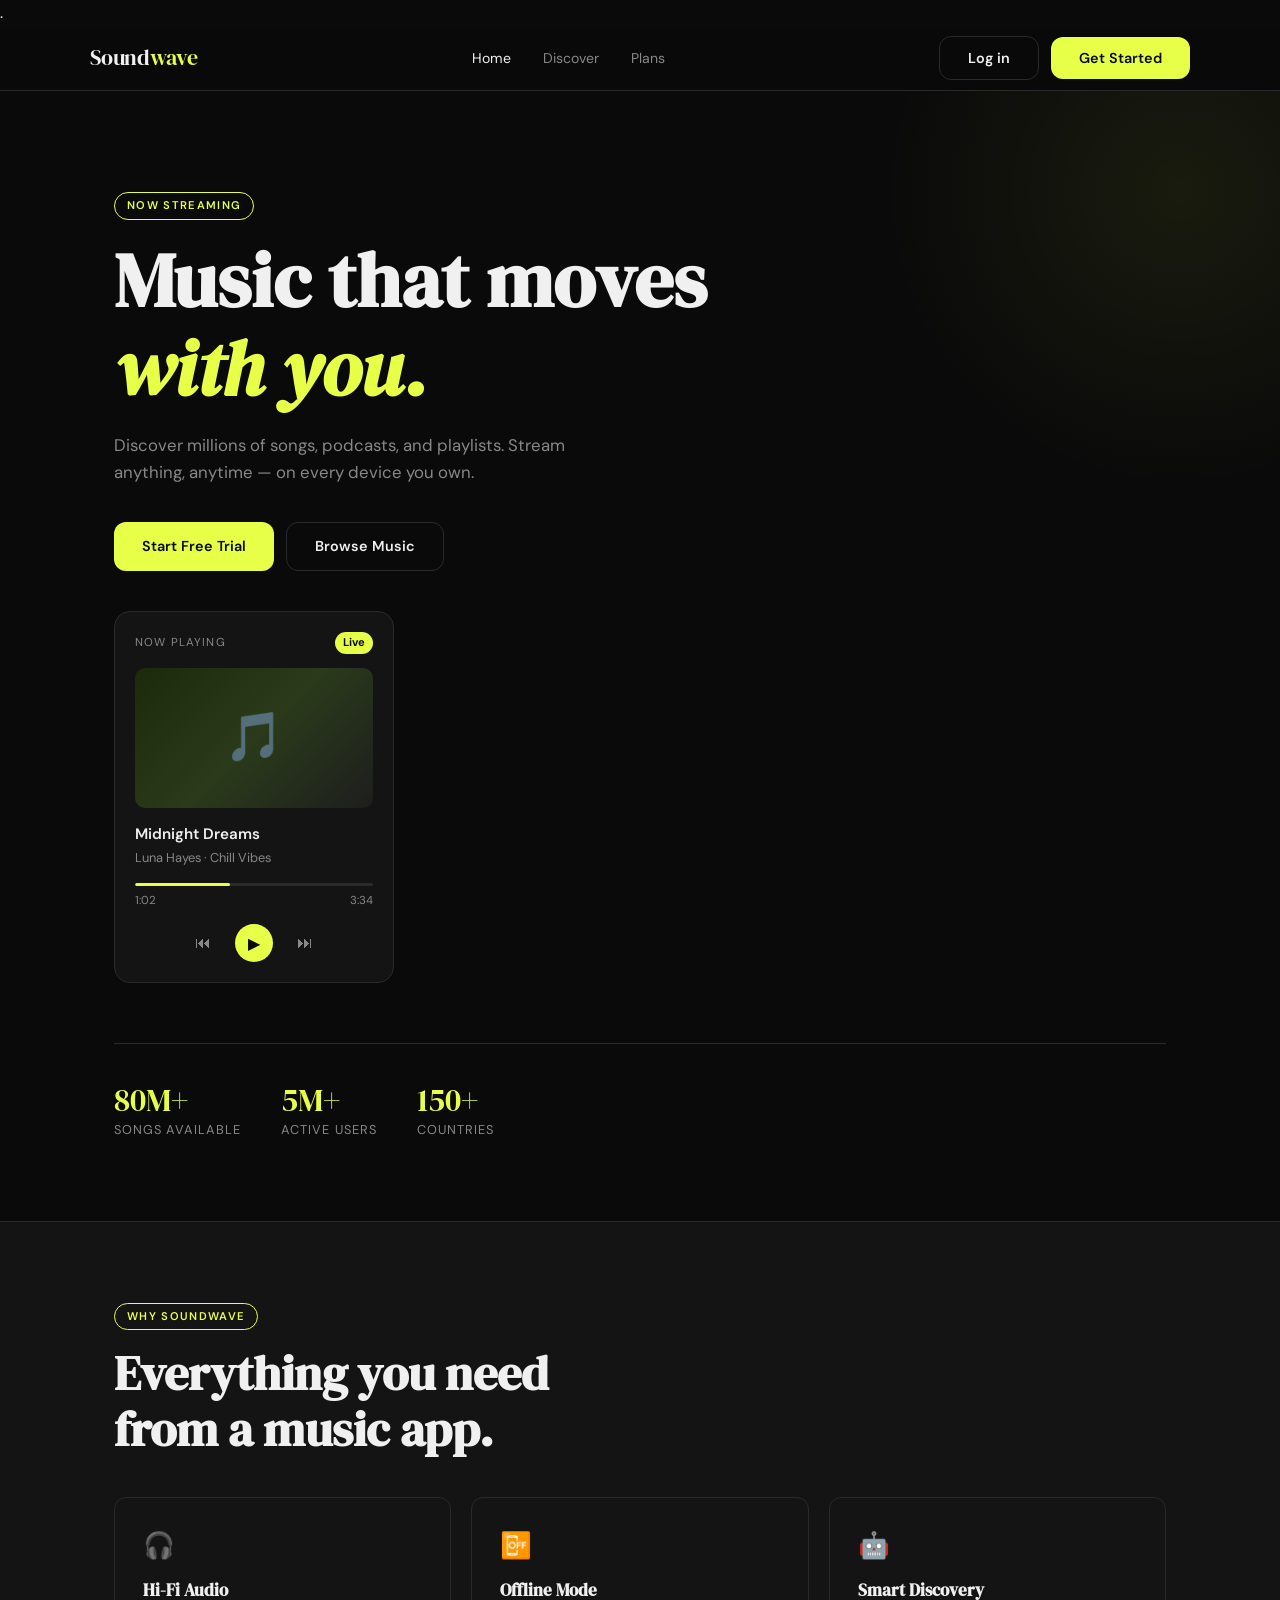
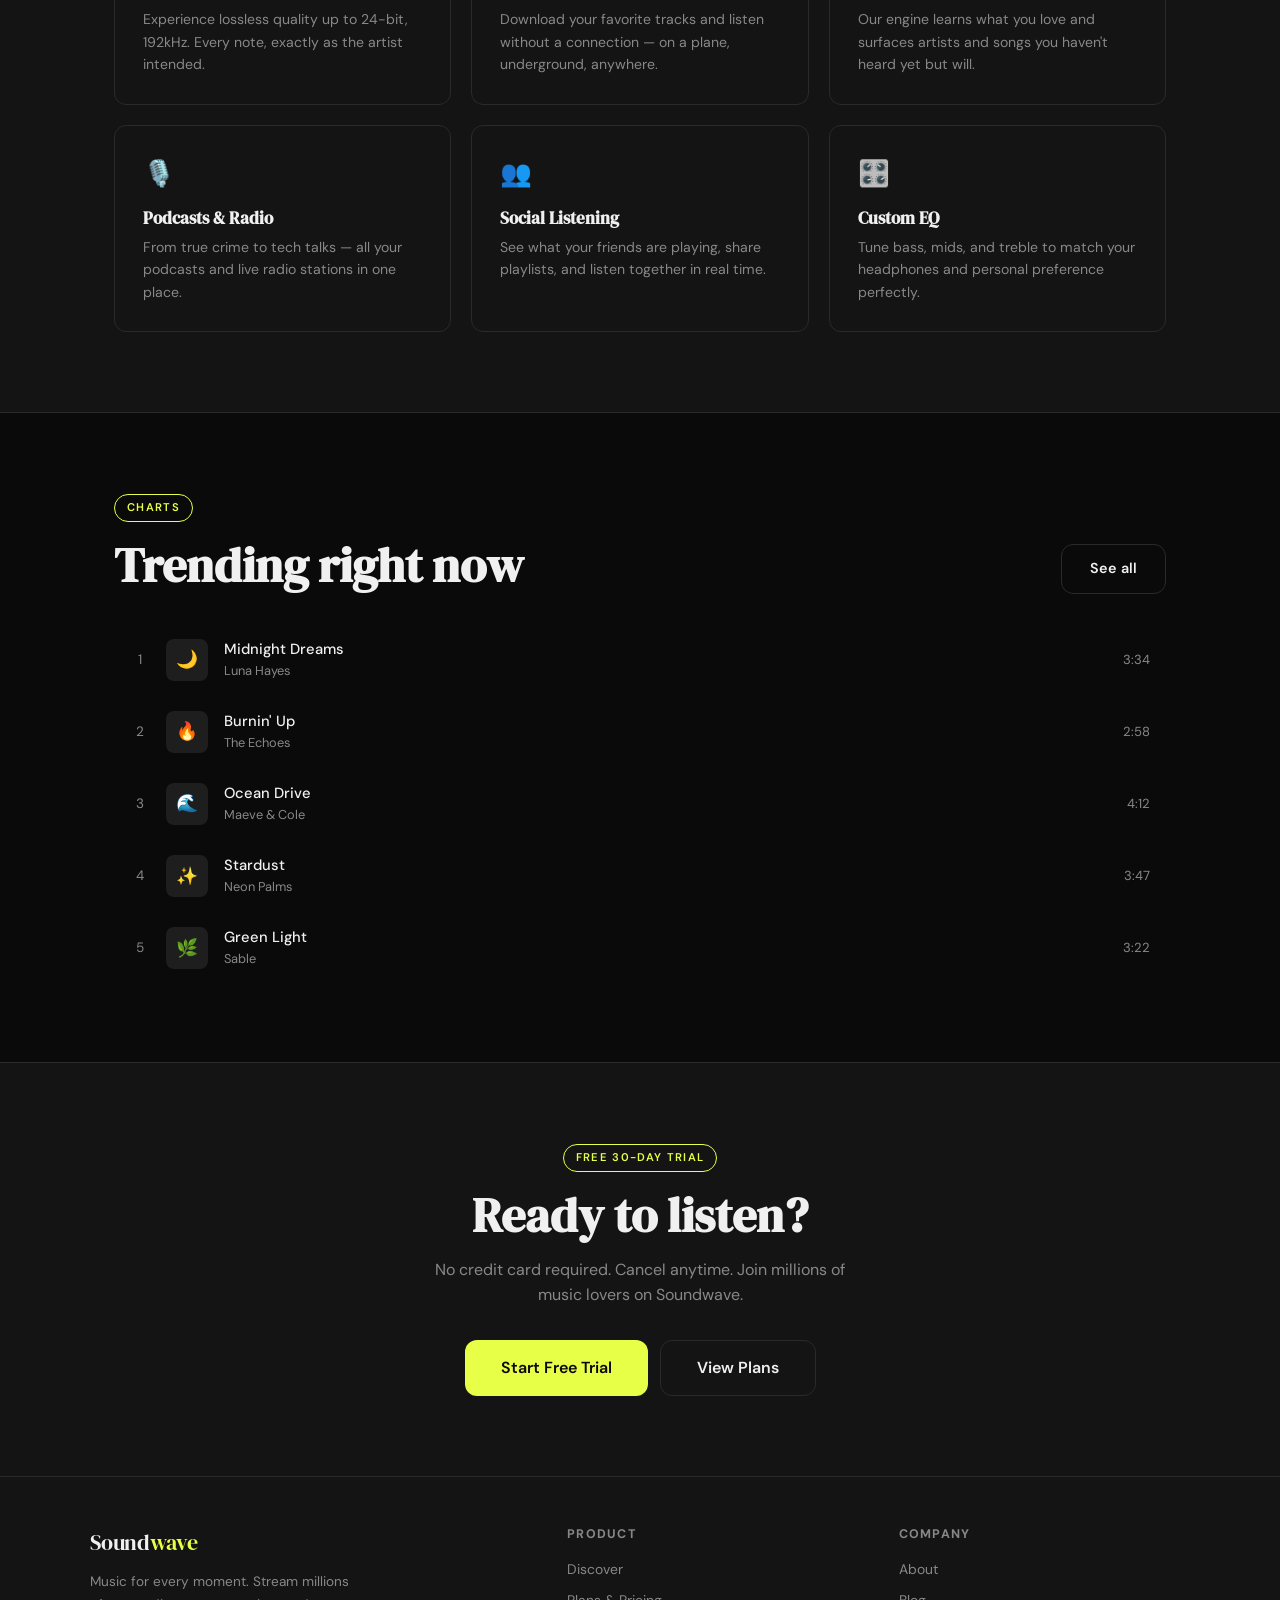
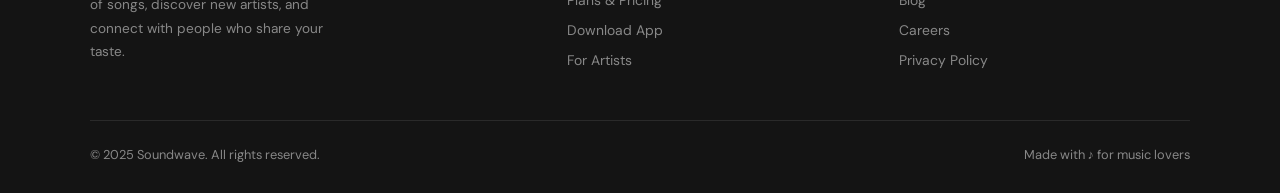
<file: index.html>
<!DOCTYPE html>
<html lang="en">
<head>
  <meta charset="UTF-8" />
  <meta name="viewport" content="width=device-width, initial-scale=1.0" />
  <title>Soundwave — Music for Every Moment</title>
  <link rel="preconnect" href="https://fonts.googleapis.com">
  <link rel="preconnect" href="https://fonts.gstatic.com" crossorigin>
  <link href="https://fonts.googleapis.com/css2?family=DM+Sans:ital,wght@0,400;0,500;0,600;0,700;1,400&family=DM+Serif+Display:ital@0;1&display=swap" rel="stylesheet">
  <link rel="stylesheet" href="css/style.css" />
</head>
<body>

  <!-- ===== NAVBAR ===== -->.  
  <nav class="navbar">
    <div class="nav-inner">
      <a href="index.html" class="nav-logo">Sound<span>wave</span></a>
      <ul class="nav-links">
        <li><a href="index.html" class="active">Home</a></li>
        <li><a href="pages/discover.html">Discover</a></li>
        <li><a href="pages/plans.html">Plans</a></li>
      </ul>
      <div class="nav-cta">
        <button class="btn btn-outline" data-open-modal>Log in</button>
        <button class="btn btn-primary" data-open-modal>Get Started</button>
      </div>
      <button class="hamburger" id="hamburger" aria-label="Menu">
        <span></span><span></span><span></span>
      </button>
    </div>
    <div class="mobile-menu" id="mobileMenu">
      <a href="index.html">Home</a>
      <a href="pages/discover.html">Discover</a>
      <a href="pages/plans.html">Plans</a>
      <button class="btn btn-primary" data-open-modal>Get Started</button>
    </div>
  </nav>

  <!-- ===== HERO ===== -->
  <main>
    <section class="hero">
      <div class="container">
        <div class="tag">Now Streaming</div>
        <h1>Music that moves<br><em>with you.</em></h1>
        <p>Discover millions of songs, podcasts, and playlists. Stream anything, anytime — on every device you own.</p>
        <div class="hero-actions">
          <button class="btn btn-primary" data-open-modal>Start Free Trial</button>
          <a href="pages/discover.html" class="btn btn-outline">Browse Music</a>
        </div>

        <!-- Now Playing Card -->
        <div class="now-playing">
          <div class="np-header">
            <span class="np-label">Now Playing</span>
            <span class="np-live">Live</span>
          </div>
          <div class="np-art">🎵</div>
          <div class="np-title">Midnight Dreams</div>
          <div class="np-artist">Luna Hayes · Chill Vibes</div>
          <div class="np-progress">
            <div class="progress-bar">
              <div class="progress-fill" id="progressFill"></div>
            </div>
            <div class="np-times">
              <span id="currentTime">1:02</span>
              <span>3:34</span>
            </div>
          </div>
          <div class="np-controls">
            <button class="ctrl-btn" title="Previous">⏮</button>
            <button class="ctrl-play" id="playBtn" title="Play/Pause">▶</button>
            <button class="ctrl-btn" title="Next">⏭</button>
          </div>
        </div>

        <!-- Stats -->
        <div class="hero-stats">
          <div>
            <div class="stat-num">80M+</div>
            <div class="stat-label">Songs Available</div>
          </div>
          <div>
            <div class="stat-num">5M+</div>
            <div class="stat-label">Active Users</div>
          </div>
          <div>
            <div class="stat-num">150+</div>
            <div class="stat-label">Countries</div>
          </div>
        </div>
      </div>
    </section>

    <!-- ===== FEATURES ===== -->
    <section class="section" style="background: var(--surface); border-top: 1px solid var(--border); border-bottom: 1px solid var(--border);">
      <div class="container">
        <div class="tag">Why Soundwave</div>
        <h2>Everything you need<br>from a music app.</h2>
        <div class="features-grid">
          <div class="feature-card">
            <div class="feature-icon">🎧</div>
            <h3>Hi-Fi Audio</h3>
            <p>Experience lossless quality up to 24-bit, 192kHz. Every note, exactly as the artist intended.</p>
          </div>
          <div class="feature-card">
            <div class="feature-icon">📴</div>
            <h3>Offline Mode</h3>
            <p>Download your favorite tracks and listen without a connection — on a plane, underground, anywhere.</p>
          </div>
          <div class="feature-card">
            <div class="feature-icon">🤖</div>
            <h3>Smart Discovery</h3>
            <p>Our engine learns what you love and surfaces artists and songs you haven't heard yet but will.</p>
          </div>
          <div class="feature-card">
            <div class="feature-icon">🎙️</div>
            <h3>Podcasts & Radio</h3>
            <p>From true crime to tech talks — all your podcasts and live radio stations in one place.</p>
          </div>
          <div class="feature-card">
            <div class="feature-icon">👥</div>
            <h3>Social Listening</h3>
            <p>See what your friends are playing, share playlists, and listen together in real time.</p>
          </div>
          <div class="feature-card">
            <div class="feature-icon">🎛️</div>
            <h3>Custom EQ</h3>
            <p>Tune bass, mids, and treble to match your headphones and personal preference perfectly.</p>
          </div>
        </div>
      </div>
    </section>

    <!-- ===== TRENDING TRACKS ===== -->
    <section class="section">
      <div class="container">
        <div class="section-header">
          <div>
            <div class="tag">Charts</div>
            <h2>Trending right now</h2>
          </div>
          <a href="pages/discover.html" class="btn btn-outline" style="height: fit-content;">See all</a>
        </div>

        <div class="tracks-list">
          <div class="track-item">
            <span class="track-num">1</span>
            <div class="track-art">🌙</div>
            <div class="track-info">
              <div class="track-name">Midnight Dreams</div>
              <div class="track-artist">Luna Hayes</div>
            </div>
            <span class="track-duration">3:34</span>
          </div>
          <div class="track-item">
            <span class="track-num">2</span>
            <div class="track-art">🔥</div>
            <div class="track-info">
              <div class="track-name">Burnin' Up</div>
              <div class="track-artist">The Echoes</div>
            </div>
            <span class="track-duration">2:58</span>
          </div>
          <div class="track-item">
            <span class="track-num">3</span>
            <div class="track-art">🌊</div>
            <div class="track-info">
              <div class="track-name">Ocean Drive</div>
              <div class="track-artist">Maeve &amp; Cole</div>
            </div>
            <span class="track-duration">4:12</span>
          </div>
          <div class="track-item">
            <span class="track-num">4</span>
            <div class="track-art">✨</div>
            <div class="track-info">
              <div class="track-name">Stardust</div>
              <div class="track-artist">Neon Palms</div>
            </div>
            <span class="track-duration">3:47</span>
          </div>
          <div class="track-item">
            <span class="track-num">5</span>
            <div class="track-art">🌿</div>
            <div class="track-info">
              <div class="track-name">Green Light</div>
              <div class="track-artist">Sable</div>
            </div>
            <span class="track-duration">3:22</span>
          </div>
        </div>
      </div>
    </section>

    <!-- ===== CTA ===== -->
    <section class="section" style="text-align: center; background: var(--surface); border-top: 1px solid var(--border);">
      <div class="container">
        <div class="tag">Free 30-Day Trial</div>
        <h2 style="margin-bottom: 14px;">Ready to listen?</h2>
        <p style="color: var(--text-muted); margin-bottom: 32px; max-width: 440px; margin-left: auto; margin-right: auto;">No credit card required. Cancel anytime. Join millions of music lovers on Soundwave.</p>
        <div style="display: flex; gap: 12px; justify-content: center; flex-wrap: wrap;">
          <button class="btn btn-primary" data-open-modal style="font-size: 1rem; padding: 14px 36px;">Start Free Trial</button>
          <a href="pages/plans.html" class="btn btn-outline" style="font-size: 1rem; padding: 14px 36px;">View Plans</a>
        </div>
      </div>
    </section>
  </main>

  <!-- ===== FOOTER ===== -->
  <footer>
    <div class="footer-inner">
      <div class="footer-brand">
        <div class="nav-logo">Sound<span style="color: var(--accent)">wave</span></div>
        <p>Music for every moment. Stream millions of songs, discover new artists, and connect with people who share your taste.</p>
      </div>
      <div class="footer-col">
        <h4>Product</h4>
        <a href="pages/discover.html">Discover</a>
        <a href="pages/plans.html">Plans &amp; Pricing</a>
        <a href="#">Download App</a>
        <a href="#">For Artists</a>
      </div>
      <div class="footer-col">
        <h4>Company</h4>
        <a href="#">About</a>
        <a href="#">Blog</a>
        <a href="#">Careers</a>
        <a href="#">Privacy Policy</a>
      </div>
    </div>
    <div class="footer-bottom">
      <span>© 2025 Soundwave. All rights reserved.</span>
      <span>Made with ♪ for music lovers</span>
    </div>
  </footer>

  <!-- ===== SIGNUP MODAL ===== -->
  <div class="modal-overlay" id="signupModal">
    <div class="modal">
      <button class="modal-close" data-close-modal>✕</button>
      <h2>Get started</h2>
      <p class="subtitle">Create your free account. No credit card needed.</p>
      <form class="modal-form" id="signupForm">
        <div>
          <label>Full name</label>
          <input type="text" placeholder="Your name" required />
        </div>
        <div>
          <label>Email address</label>
          <input type="email" placeholder="you@example.com" required />
        </div>
        <div>
          <label>Password</label>
          <input type="password" placeholder="Create a password" required />
        </div>
        <button type="submit" class="btn btn-primary">Create Free Account</button>
      </form>
      <p class="modal-divider" style="margin-top: 16px;">Already have an account? <a href="#" style="color: var(--accent);" onclick="document.getElementById('signupModal').classList.remove('open')">Log in</a></p>
    </div>
  </div>

  <script src="js/main.js"></script>
</body>
</html>
</file>
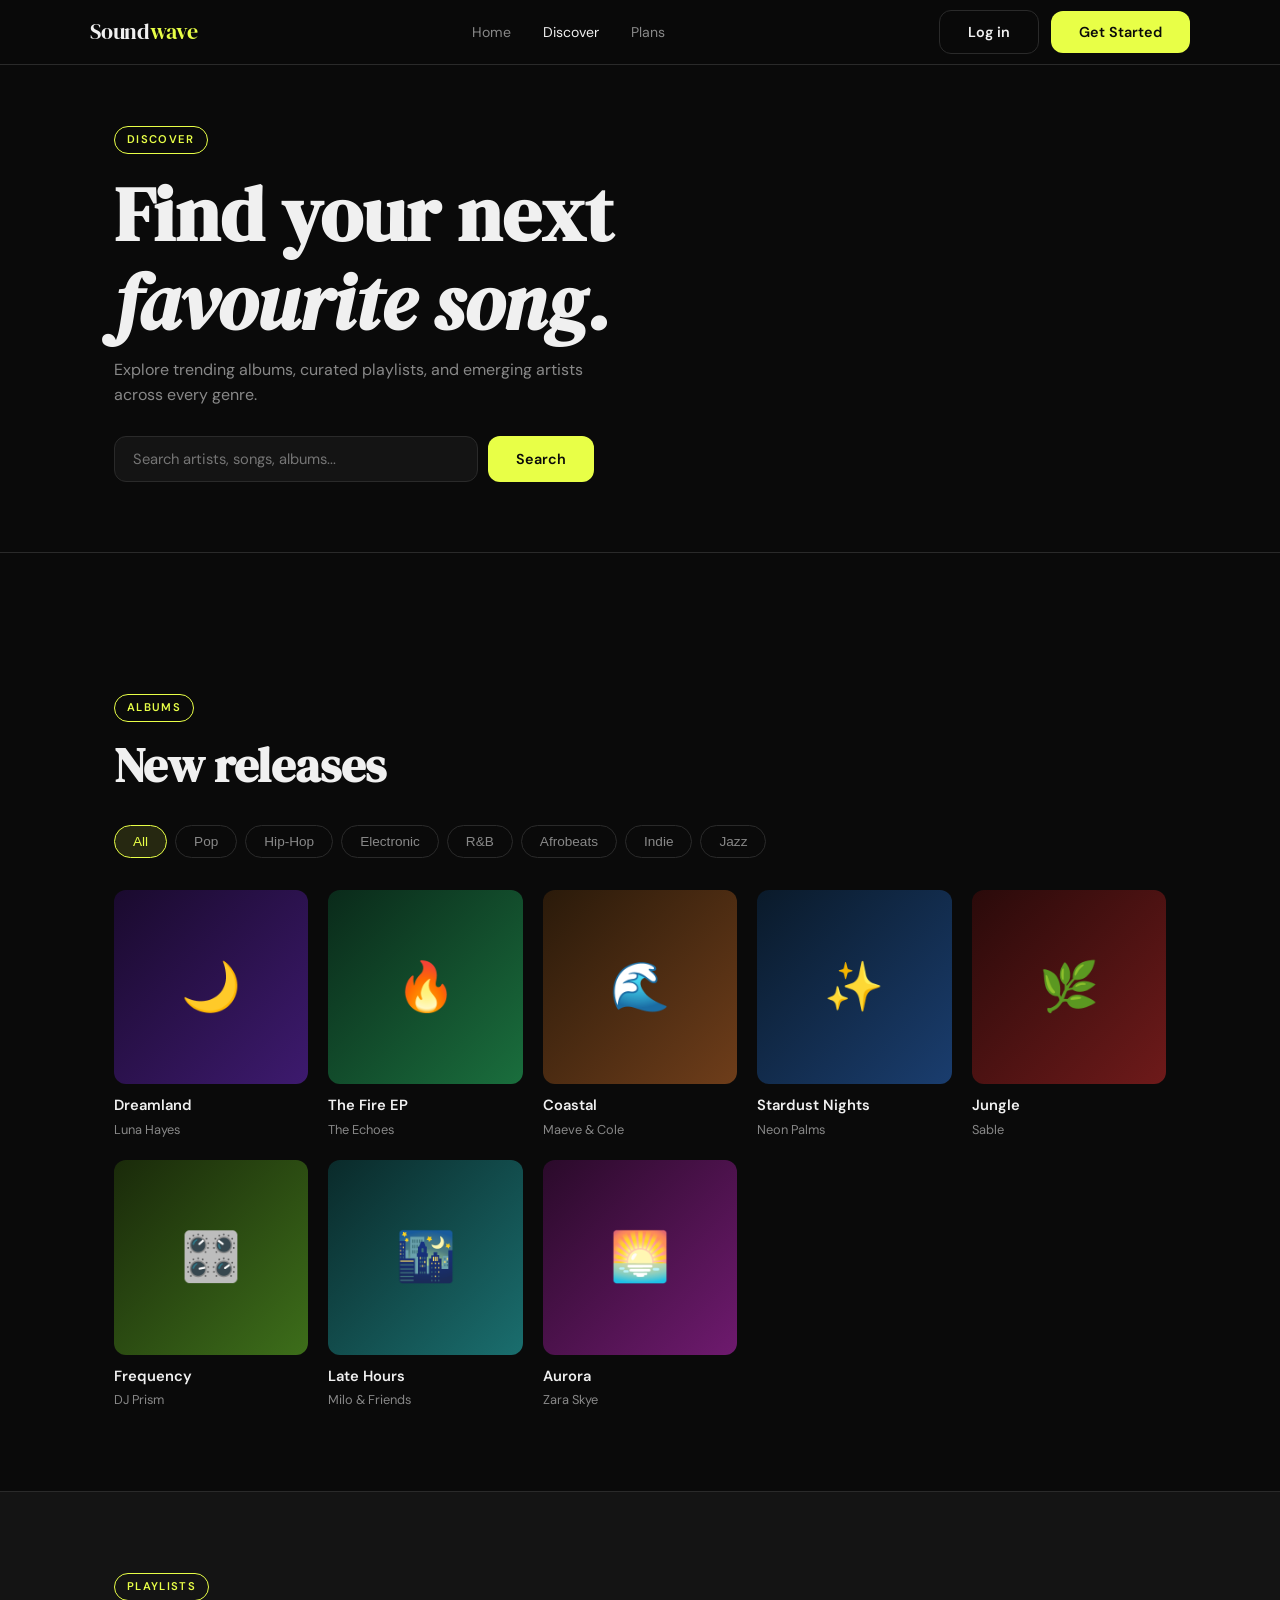
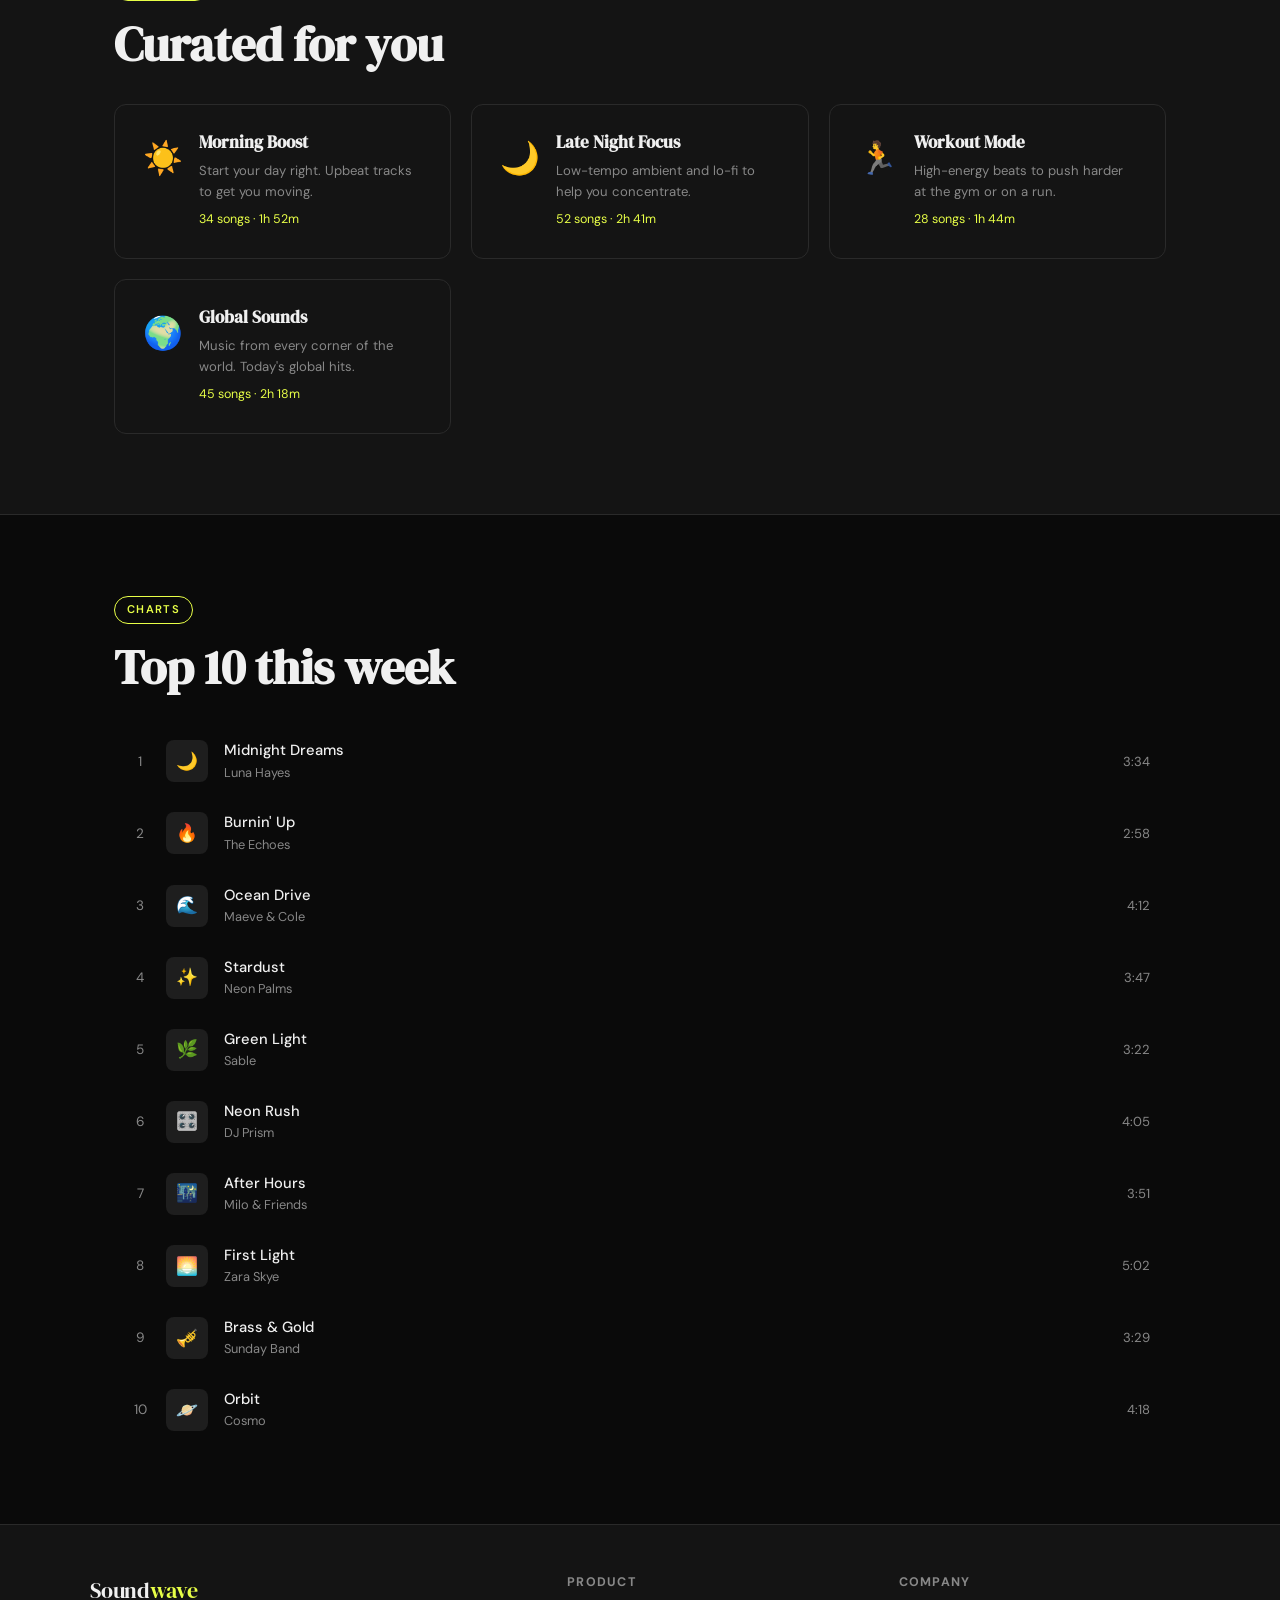
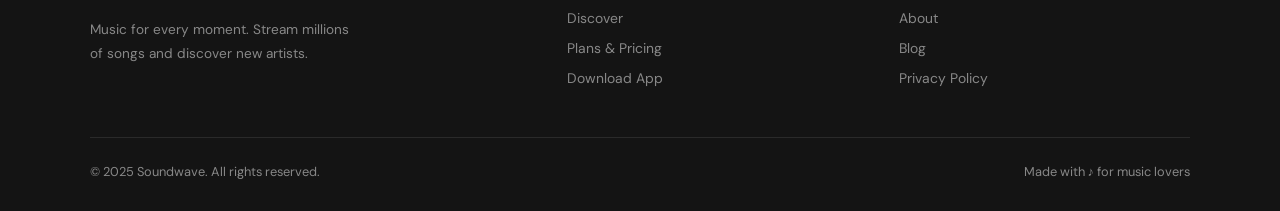
<file: pages/discover.html>
<!DOCTYPE html>
<html lang="en">
<head>
  <meta charset="UTF-8" />
  <meta name="viewport" content="width=device-width, initial-scale=1.0" />
  <title>Discover — Soundwave</title>
  <link rel="preconnect" href="https://fonts.googleapis.com">
  <link rel="preconnect" href="https://fonts.gstatic.com" crossorigin>
  <link href="https://fonts.googleapis.com/css2?family=DM+Sans:ital,wght@0,400;0,500;0,600;0,700;1,400&family=DM+Serif+Display:ital@0;1&display=swap" rel="stylesheet">
  <link rel="stylesheet" href="../css/style.css" />
</head>
<body>

  <!-- ===== NAVBAR ===== -->
  <nav class="navbar">
    <div class="nav-inner">
      <a href="../index.html" class="nav-logo">Sound<span>wave</span></a>
      <ul class="nav-links">
        <li><a href="../index.html">Home</a></li>
        <li><a href="discover.html" class="active">Discover</a></li>
        <li><a href="plans.html">Plans</a></li>
      </ul>
      <div class="nav-cta">
        <button class="btn btn-outline" data-open-modal>Log in</button>
        <button class="btn btn-primary" data-open-modal>Get Started</button>
      </div>
      <button class="hamburger" id="hamburger" aria-label="Menu">
        <span></span><span></span><span></span>
      </button>
    </div>
    <div class="mobile-menu" id="mobileMenu">
      <a href="../index.html">Home</a>
      <a href="discover.html">Discover</a>
      <a href="plans.html">Plans</a>
      <button class="btn btn-primary" data-open-modal>Get Started</button>
    </div>
  </nav>

  <main>
    <!-- ===== PAGE HERO ===== -->
    <div class="page-hero">
      <div class="container">
        <div class="tag">Discover</div>
        <h1>Find your next<br><em>favourite song.</em></h1>
        <p>Explore trending albums, curated playlists, and emerging artists across every genre.</p>

        <!-- Search bar -->
        <div style="margin-top: 28px; display: flex; gap: 10px; max-width: 480px;">
          <input
            type="text"
            id="searchInput"
            placeholder="Search artists, songs, albums..."
            style="flex: 1; padding: 12px 18px; background: var(--surface); border: 1px solid var(--border); border-radius: var(--radius); color: var(--text); font-family: var(--font-body); font-size: 0.92rem; outline: none; transition: border-color 0.25s;"
            onfocus="this.style.borderColor='var(--accent)'"
            onblur="this.style.borderColor='var(--border)'"
          />
          <button class="btn btn-primary" onclick="handleSearch()">Search</button>
        </div>
        <p id="searchResult" style="margin-top: 10px; font-size: 0.85rem; color: var(--text-muted); min-height: 20px;"></p>
      </div>
    </div>

    <!-- ===== ALBUMS ===== -->
    <section class="section">
      <div class="container">
        <div class="section-header">
          <div>
            <div class="tag">Albums</div>
            <h2>New releases</h2>
          </div>
        </div>

        <!-- Genre tabs -->
        <div class="genre-tabs">
          <button class="genre-tab active">All</button>
          <button class="genre-tab">Pop</button>
          <button class="genre-tab">Hip-Hop</button>
          <button class="genre-tab">Electronic</button>
          <button class="genre-tab">R&amp;B</button>
          <button class="genre-tab">Afrobeats</button>
          <button class="genre-tab">Indie</button>
          <button class="genre-tab">Jazz</button>
        </div>

        <div class="album-grid">
          <div class="album-card" onclick="openAlbumModal('Dreamland', 'Luna Hayes', '🌙', 'Pop · 12 tracks · 2025')">
            <div class="album-art art-1">🌙</div>
            <div class="album-title">Dreamland</div>
            <div class="album-artist">Luna Hayes</div>
          </div>
          <div class="album-card" onclick="openAlbumModal('The Fire EP', 'The Echoes', '🔥', 'Rock · 6 tracks · 2025')">
            <div class="album-art art-2">🔥</div>
            <div class="album-title">The Fire EP</div>
            <div class="album-artist">The Echoes</div>
          </div>
          <div class="album-card" onclick="openAlbumModal('Coastal', 'Maeve & Cole', '🌊', 'Indie · 10 tracks · 2025')">
            <div class="album-art art-3">🌊</div>
            <div class="album-title">Coastal</div>
            <div class="album-artist">Maeve &amp; Cole</div>
          </div>
          <div class="album-card" onclick="openAlbumModal('Stardust Nights', 'Neon Palms', '✨', 'Electronic · 9 tracks · 2025')">
            <div class="album-art art-4">✨</div>
            <div class="album-title">Stardust Nights</div>
            <div class="album-artist">Neon Palms</div>
          </div>
          <div class="album-card" onclick="openAlbumModal('Jungle', 'Sable', '🌿', 'Afrobeats · 11 tracks · 2025')">
            <div class="album-art art-5">🌿</div>
            <div class="album-title">Jungle</div>
            <div class="album-artist">Sable</div>
          </div>
          <div class="album-card" onclick="openAlbumModal('Frequency', 'DJ Prism', '🎛️', 'Electronic · 8 tracks · 2025')">
            <div class="album-art art-6">🎛️</div>
            <div class="album-title">Frequency</div>
            <div class="album-artist">DJ Prism</div>
          </div>
          <div class="album-card" onclick="openAlbumModal('Late Hours', 'Milo & Friends', '🌃', 'R&B · 10 tracks · 2025')">
            <div class="album-art art-7">🌃</div>
            <div class="album-title">Late Hours</div>
            <div class="album-artist">Milo &amp; Friends</div>
          </div>
          <div class="album-card" onclick="openAlbumModal('Aurora', 'Zara Skye', '🌅', 'Jazz · 7 tracks · 2025')">
            <div class="album-art art-8">🌅</div>
            <div class="album-title">Aurora</div>
            <div class="album-artist">Zara Skye</div>
          </div>
        </div>
      </div>
    </section>

    <!-- ===== CURATED PLAYLISTS ===== -->
    <section class="section" style="background: var(--surface); border-top: 1px solid var(--border); border-bottom: 1px solid var(--border);">
      <div class="container">
        <div class="tag">Playlists</div>
        <h2>Curated for you</h2>

        <div class="features-grid" style="margin-top: 32px;">
          <div class="feature-card" style="display: flex; gap: 16px; align-items: flex-start;">
            <div style="font-size: 2rem; flex-shrink: 0;">☀️</div>
            <div>
              <h3>Morning Boost</h3>
              <p style="font-size: 0.82rem;">Start your day right. Upbeat tracks to get you moving.</p>
              <p style="font-size: 0.78rem; color: var(--accent); margin-top: 8px;">34 songs · 1h 52m</p>
            </div>
          </div>
          <div class="feature-card" style="display: flex; gap: 16px; align-items: flex-start;">
            <div style="font-size: 2rem; flex-shrink: 0;">🌙</div>
            <div>
              <h3>Late Night Focus</h3>
              <p style="font-size: 0.82rem;">Low-tempo ambient and lo-fi to help you concentrate.</p>
              <p style="font-size: 0.78rem; color: var(--accent); margin-top: 8px;">52 songs · 2h 41m</p>
            </div>
          </div>
          <div class="feature-card" style="display: flex; gap: 16px; align-items: flex-start;">
            <div style="font-size: 2rem; flex-shrink: 0;">🏃</div>
            <div>
              <h3>Workout Mode</h3>
              <p style="font-size: 0.82rem;">High-energy beats to push harder at the gym or on a run.</p>
              <p style="font-size: 0.78rem; color: var(--accent); margin-top: 8px;">28 songs · 1h 44m</p>
            </div>
          </div>
          <div class="feature-card" style="display: flex; gap: 16px; align-items: flex-start;">
            <div style="font-size: 2rem; flex-shrink: 0;">🌍</div>
            <div>
              <h3>Global Sounds</h3>
              <p style="font-size: 0.82rem;">Music from every corner of the world. Today's global hits.</p>
              <p style="font-size: 0.78rem; color: var(--accent); margin-top: 8px;">45 songs · 2h 18m</p>
            </div>
          </div>
        </div>
      </div>
    </section>

    <!-- ===== TOP TRACKS ===== -->
    <section class="section">
      <div class="container">
        <div class="section-header">
          <div>
            <div class="tag">Charts</div>
            <h2>Top 10 this week</h2>
          </div>
        </div>
        <div class="tracks-list">
          <div class="track-item"><span class="track-num">1</span><div class="track-art">🌙</div><div class="track-info"><div class="track-name">Midnight Dreams</div><div class="track-artist">Luna Hayes</div></div><span class="track-duration">3:34</span></div>
          <div class="track-item"><span class="track-num">2</span><div class="track-art">🔥</div><div class="track-info"><div class="track-name">Burnin' Up</div><div class="track-artist">The Echoes</div></div><span class="track-duration">2:58</span></div>
          <div class="track-item"><span class="track-num">3</span><div class="track-art">🌊</div><div class="track-info"><div class="track-name">Ocean Drive</div><div class="track-artist">Maeve &amp; Cole</div></div><span class="track-duration">4:12</span></div>
          <div class="track-item"><span class="track-num">4</span><div class="track-art">✨</div><div class="track-info"><div class="track-name">Stardust</div><div class="track-artist">Neon Palms</div></div><span class="track-duration">3:47</span></div>
          <div class="track-item"><span class="track-num">5</span><div class="track-art">🌿</div><div class="track-info"><div class="track-name">Green Light</div><div class="track-artist">Sable</div></div><span class="track-duration">3:22</span></div>
          <div class="track-item"><span class="track-num">6</span><div class="track-art">🎛️</div><div class="track-info"><div class="track-name">Neon Rush</div><div class="track-artist">DJ Prism</div></div><span class="track-duration">4:05</span></div>
          <div class="track-item"><span class="track-num">7</span><div class="track-art">🌃</div><div class="track-info"><div class="track-name">After Hours</div><div class="track-artist">Milo &amp; Friends</div></div><span class="track-duration">3:51</span></div>
          <div class="track-item"><span class="track-num">8</span><div class="track-art">🌅</div><div class="track-info"><div class="track-name">First Light</div><div class="track-artist">Zara Skye</div></div><span class="track-duration">5:02</span></div>
          <div class="track-item"><span class="track-num">9</span><div class="track-art">🎺</div><div class="track-info"><div class="track-name">Brass &amp; Gold</div><div class="track-artist">Sunday Band</div></div><span class="track-duration">3:29</span></div>
          <div class="track-item"><span class="track-num">10</span><div class="track-art">🪐</div><div class="track-info"><div class="track-name">Orbit</div><div class="track-artist">Cosmo</div></div><span class="track-duration">4:18</span></div>
        </div>
      </div>
    </section>
  </main>

  <!-- ===== FOOTER ===== -->
  <footer>
    <div class="footer-inner">
      <div class="footer-brand">
        <div class="nav-logo">Sound<span style="color: var(--accent)">wave</span></div>
        <p>Music for every moment. Stream millions of songs and discover new artists.</p>
      </div>
      <div class="footer-col">
        <h4>Product</h4>
        <a href="discover.html">Discover</a>
        <a href="plans.html">Plans &amp; Pricing</a>
        <a href="#">Download App</a>
      </div>
      <div class="footer-col">
        <h4>Company</h4>
        <a href="#">About</a>
        <a href="#">Blog</a>
        <a href="#">Privacy Policy</a>
      </div>
    </div>
    <div class="footer-bottom">
      <span>© 2025 Soundwave. All rights reserved.</span>
      <span>Made with ♪ for music lovers</span>
    </div>
  </footer>

  <!-- ===== ALBUM MODAL ===== -->
  <div class="modal-overlay" id="signupModal">
    <div class="modal">
      <button class="modal-close" data-close-modal>✕</button>
      <h2>Get started</h2>
      <p class="subtitle">Create your free account to start listening.</p>
      <form class="modal-form" id="signupForm">
        <div>
          <label>Full name</label>
          <input type="text" placeholder="Your name" required />
        </div>
        <div>
          <label>Email address</label>
          <input type="email" placeholder="you@example.com" required />
        </div>
        <div>
          <label>Password</label>
          <input type="password" placeholder="Create a password" required />
        </div>
        <button type="submit" class="btn btn-primary">Create Free Account</button>
      </form>
    </div>
  </div>

  <!-- Album detail modal -->
  <div class="modal-overlay" id="albumModal">
    <div class="modal">
      <button class="modal-close" onclick="document.getElementById('albumModal').classList.remove('open')">✕</button>
      <div id="albumArtDisplay" style="font-size: 4rem; text-align: center; margin-bottom: 16px;"></div>
      <h2 id="albumTitleDisplay" style="text-align: center;"></h2>
      <p id="albumArtistDisplay" style="text-align: center; color: var(--text-muted); margin-bottom: 6px;"></p>
      <p id="albumMetaDisplay" style="text-align: center; font-size: 0.8rem; color: var(--accent); margin-bottom: 24px;"></p>
      <button class="btn btn-primary" style="width: 100%; justify-content: center;" data-open-modal onclick="document.getElementById('albumModal').classList.remove('open'); document.getElementById('signupModal').classList.add('open')">▶ Play Album</button>
      <button class="btn btn-outline" style="width: 100%; justify-content: center; margin-top: 10px;" onclick="document.getElementById('albumModal').classList.remove('open')">+ Add to Library</button>
    </div>
  </div>

  <script src="../js/main.js"></script>
  <script>
    function handleSearch() {
      const val = document.getElementById('searchInput').value.trim();
      const res = document.getElementById('searchResult');
      if (!val) { res.textContent = ''; return; }
      res.textContent = `Showing results for "${val}" — 8 albums, 10 tracks found.`;
    }
    document.getElementById('searchInput').addEventListener('keydown', (e) => {
      if (e.key === 'Enter') handleSearch();
    });

    function openAlbumModal(title, artist, art, meta) {
      document.getElementById('albumTitleDisplay').textContent = title;
      document.getElementById('albumArtistDisplay').textContent = artist;
      document.getElementById('albumArtDisplay').textContent = art;
      document.getElementById('albumMetaDisplay').textContent = meta;
      document.getElementById('albumModal').classList.add('open');
    }
    document.getElementById('albumModal').addEventListener('click', function(e) {
      if (e.target === this) this.classList.remove('open');
    });
  </script>
</body>
</html>
</file>
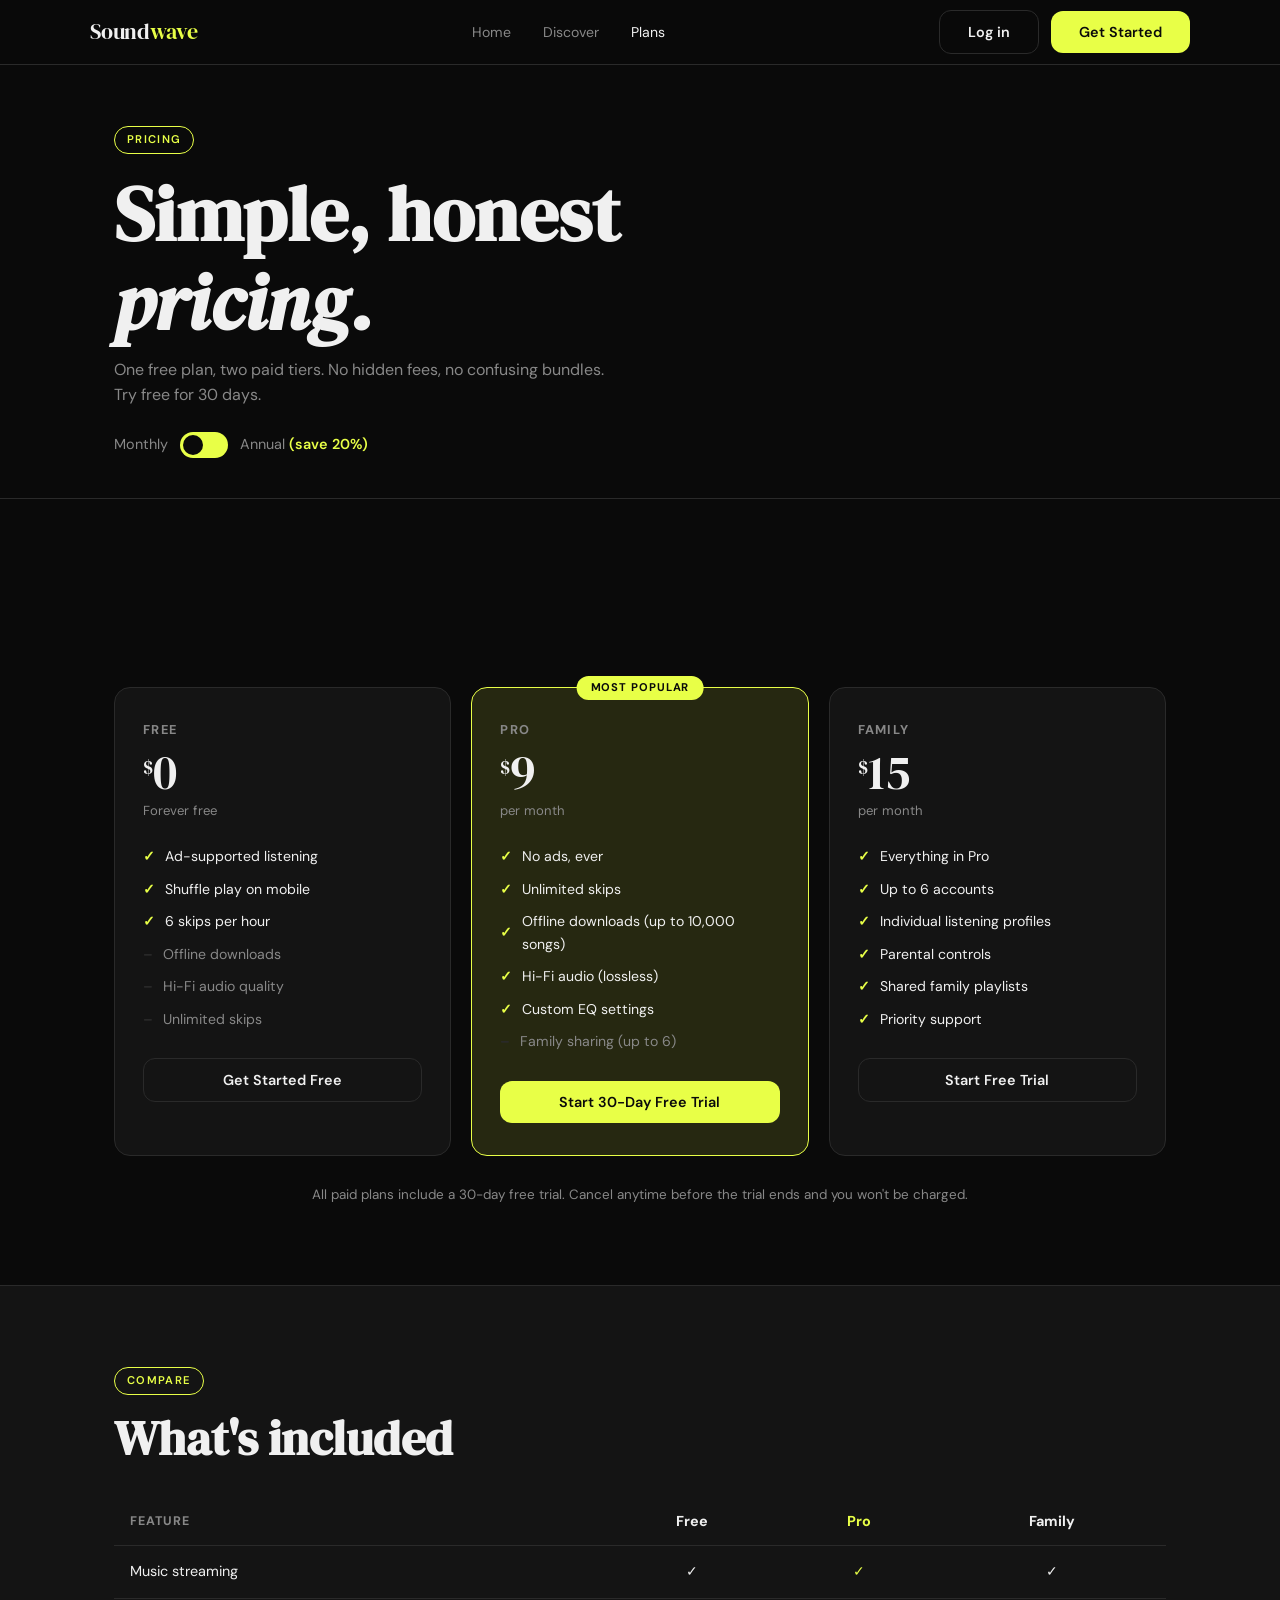
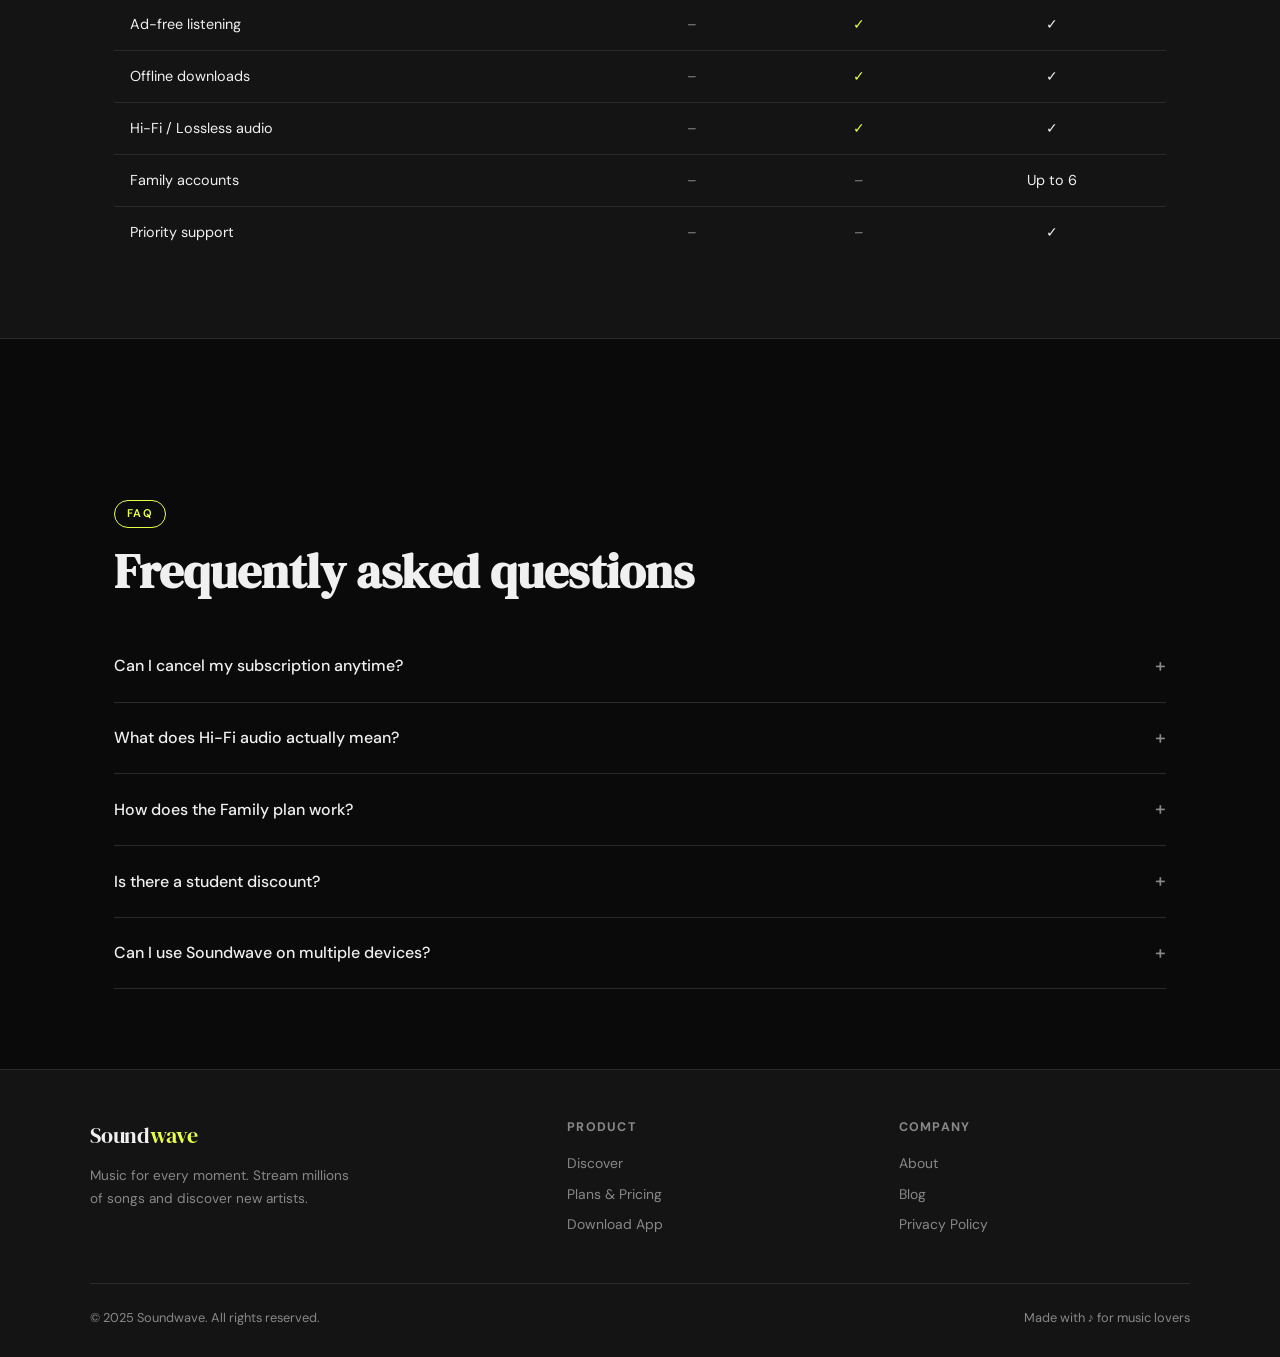
<file: pages/plans.html>
<!DOCTYPE html>
<html lang="en">
<head>
  <meta charset="UTF-8" />
  <meta name="viewport" content="width=device-width, initial-scale=1.0" />
  <title>Plans &amp; Pricing — Soundwave</title>
  <link rel="preconnect" href="https://fonts.googleapis.com">
  <link rel="preconnect" href="https://fonts.gstatic.com" crossorigin>
  <link href="https://fonts.googleapis.com/css2?family=DM+Sans:ital,wght@0,400;0,500;0,600;0,700;1,400&family=DM+Serif+Display:ital@0;1&display=swap" rel="stylesheet">
  <link rel="stylesheet" href="../css/style.css" />
</head>
<body>

  <!-- ===== NAVBAR ===== -->
  <nav class="navbar">
    <div class="nav-inner">
      <a href="../index.html" class="nav-logo">Sound<span>wave</span></a>
      <ul class="nav-links">
        <li><a href="../index.html">Home</a></li>
        <li><a href="discover.html">Discover</a></li>
        <li><a href="plans.html" class="active">Plans</a></li>
      </ul>
      <div class="nav-cta">
        <button class="btn btn-outline" data-open-modal>Log in</button>
        <button class="btn btn-primary" data-open-modal>Get Started</button>
      </div>
      <button class="hamburger" id="hamburger" aria-label="Menu">
        <span></span><span></span><span></span>
      </button>
    </div>
    <div class="mobile-menu" id="mobileMenu">
      <a href="../index.html">Home</a>
      <a href="discover.html">Discover</a>
      <a href="plans.html">Plans</a>
      <button class="btn btn-primary" data-open-modal>Get Started</button>
    </div>
  </nav>

  <main>
    <!-- ===== PAGE HERO ===== -->
    <div class="page-hero">
      <div class="container">
        <div class="tag">Pricing</div>
        <h1>Simple, honest<br><em>pricing.</em></h1>
        <p>One free plan, two paid tiers. No hidden fees, no confusing bundles. Try free for 30 days.</p>

        <!-- Billing toggle -->
        <div style="display: flex; align-items: center; gap: 12px; margin-top: 24px;">
          <span style="font-size: 0.9rem; color: var(--text-muted);">Monthly</span>
          <button
            id="billingToggle"
            onclick="toggleBilling()"
            style="position: relative; width: 48px; height: 26px; background: var(--accent); border: none; border-radius: 100px; cursor: pointer; transition: background 0.25s;"
          >
            <span id="toggleDot" style="position: absolute; top: 3px; left: 3px; width: 20px; height: 20px; background: #0a0a0a; border-radius: 50%; transition: left 0.25s;"></span>
          </button>
          <span style="font-size: 0.9rem; color: var(--text-muted);">Annual <span style="color: var(--accent); font-weight: 600;">(save 20%)</span></span>
        </div>
      </div>
    </div>

    <!-- ===== PLANS ===== -->
    <section class="section">
      <div class="container">
        <div class="plans-grid">

          <!-- Free -->
          <div class="plan-card">
            <div class="plan-name">Free</div>
            <div class="plan-price"><sup>$</sup><span id="freePrice">0</span></div>
            <div class="plan-period" id="freePeriod">Forever free</div>
            <div class="plan-features">
              <div class="plan-feature">Ad-supported listening</div>
              <div class="plan-feature">Shuffle play on mobile</div>
              <div class="plan-feature">6 skips per hour</div>
              <div class="plan-feature off">Offline downloads</div>
              <div class="plan-feature off">Hi-Fi audio quality</div>
              <div class="plan-feature off">Unlimited skips</div>
            </div>
            <button class="btn btn-outline" style="width: 100%; justify-content: center;" data-open-modal>Get Started Free</button>
          </div>

          <!-- Pro (Featured) -->
          <div class="plan-card featured">
            <div class="plan-badge">Most Popular</div>
            <div class="plan-name">Pro</div>
            <div class="plan-price"><sup>$</sup><span id="proPrice">9</span></div>
            <div class="plan-period" id="proPeriod">per month</div>
            <div class="plan-features">
              <div class="plan-feature">No ads, ever</div>
              <div class="plan-feature">Unlimited skips</div>
              <div class="plan-feature">Offline downloads (up to 10,000 songs)</div>
              <div class="plan-feature">Hi-Fi audio (lossless)</div>
              <div class="plan-feature">Custom EQ settings</div>
              <div class="plan-feature off">Family sharing (up to 6)</div>
            </div>
            <button class="btn btn-primary" style="width: 100%; justify-content: center;" data-open-modal>Start 30-Day Free Trial</button>
          </div>

          <!-- Family -->
          <div class="plan-card">
            <div class="plan-name">Family</div>
            <div class="plan-price"><sup>$</sup><span id="familyPrice">15</span></div>
            <div class="plan-period" id="familyPeriod">per month</div>
            <div class="plan-features">
              <div class="plan-feature">Everything in Pro</div>
              <div class="plan-feature">Up to 6 accounts</div>
              <div class="plan-feature">Individual listening profiles</div>
              <div class="plan-feature">Parental controls</div>
              <div class="plan-feature">Shared family playlists</div>
              <div class="plan-feature">Priority support</div>
            </div>
            <button class="btn btn-outline" style="width: 100%; justify-content: center;" data-open-modal>Start Free Trial</button>
          </div>

        </div>

        <!-- Comparison note -->
        <p style="text-align: center; margin-top: 28px; font-size: 0.84rem; color: var(--text-muted);">All paid plans include a 30-day free trial. Cancel anytime before the trial ends and you won't be charged.</p>
      </div>
    </section>

    <!-- ===== COMPARE TABLE ===== -->
    <section class="section" style="background: var(--surface); border-top: 1px solid var(--border); border-bottom: 1px solid var(--border);">
      <div class="container">
        <div class="tag">Compare</div>
        <h2 style="margin-bottom: 32px;">What's included</h2>
        <div style="overflow-x: auto;">
          <table style="width: 100%; border-collapse: collapse; font-size: 0.9rem;">
            <thead>
              <tr>
                <th style="text-align: left; padding: 12px 16px; color: var(--text-muted); font-size: 0.78rem; text-transform: uppercase; letter-spacing: 0.08em; border-bottom: 1px solid var(--border);">Feature</th>
                <th style="text-align: center; padding: 12px 16px; border-bottom: 1px solid var(--border);">Free</th>
                <th style="text-align: center; padding: 12px 16px; border-bottom: 1px solid var(--border); color: var(--accent);">Pro</th>
                <th style="text-align: center; padding: 12px 16px; border-bottom: 1px solid var(--border);">Family</th>
              </tr>
            </thead>
            <tbody>
              <tr style="border-bottom: 1px solid var(--border);">
                <td style="padding: 14px 16px;">Music streaming</td>
                <td style="text-align: center; padding: 14px 16px;">✓</td>
                <td style="text-align: center; padding: 14px 16px; color: var(--accent);">✓</td>
                <td style="text-align: center; padding: 14px 16px;">✓</td>
              </tr>
              <tr style="border-bottom: 1px solid var(--border);">
                <td style="padding: 14px 16px;">Ad-free listening</td>
                <td style="text-align: center; padding: 14px 16px; color: var(--text-muted);">–</td>
                <td style="text-align: center; padding: 14px 16px; color: var(--accent);">✓</td>
                <td style="text-align: center; padding: 14px 16px;">✓</td>
              </tr>
              <tr style="border-bottom: 1px solid var(--border);">
                <td style="padding: 14px 16px;">Offline downloads</td>
                <td style="text-align: center; padding: 14px 16px; color: var(--text-muted);">–</td>
                <td style="text-align: center; padding: 14px 16px; color: var(--accent);">✓</td>
                <td style="text-align: center; padding: 14px 16px;">✓</td>
              </tr>
              <tr style="border-bottom: 1px solid var(--border);">
                <td style="padding: 14px 16px;">Hi-Fi / Lossless audio</td>
                <td style="text-align: center; padding: 14px 16px; color: var(--text-muted);">–</td>
                <td style="text-align: center; padding: 14px 16px; color: var(--accent);">✓</td>
                <td style="text-align: center; padding: 14px 16px;">✓</td>
              </tr>
              <tr style="border-bottom: 1px solid var(--border);">
                <td style="padding: 14px 16px;">Family accounts</td>
                <td style="text-align: center; padding: 14px 16px; color: var(--text-muted);">–</td>
                <td style="text-align: center; padding: 14px 16px; color: var(--text-muted);">–</td>
                <td style="text-align: center; padding: 14px 16px;">Up to 6</td>
              </tr>
              <tr>
                <td style="padding: 14px 16px;">Priority support</td>
                <td style="text-align: center; padding: 14px 16px; color: var(--text-muted);">–</td>
                <td style="text-align: center; padding: 14px 16px; color: var(--text-muted);">–</td>
                <td style="text-align: center; padding: 14px 16px;">✓</td>
              </tr>
            </tbody>
          </table>
        </div>
      </div>
    </section>

    <!-- ===== FAQ ===== -->
    <section class="section">
      <div class="container">
        <div class="faq">
          <div class="tag">FAQ</div>
          <h2>Frequently asked questions</h2>

          <div class="faq-item">
            <div class="faq-question">
              <span>Can I cancel my subscription anytime?</span>
              <span class="faq-icon">+</span>
            </div>
            <div class="faq-answer">Yes, absolutely. You can cancel your subscription at any time from your account settings. If you cancel during a free trial, you won't be charged. If you cancel a paid plan, you'll continue to have access until the end of your current billing period.</div>
          </div>

          <div class="faq-item">
            <div class="faq-question">
              <span>What does Hi-Fi audio actually mean?</span>
              <span class="faq-icon">+</span>
            </div>
            <div class="faq-answer">Hi-Fi (High Fidelity) means we stream music in lossless quality — up to 24-bit, 192kHz — which preserves every detail of the original recording. Standard streaming compresses audio and loses some of that detail. To fully appreciate Hi-Fi, you'll want a good pair of headphones or speakers.</div>
          </div>

          <div class="faq-item">
            <div class="faq-question">
              <span>How does the Family plan work?</span>
              <span class="faq-icon">+</span>
            </div>
            <div class="faq-answer">The Family plan lets you add up to 6 individual accounts under one subscription. Each member gets their own separate listening history, personalized recommendations, and download library. The account owner manages billing and can set parental controls for younger family members.</div>
          </div>

          <div class="faq-item">
            <div class="faq-question">
              <span>Is there a student discount?</span>
              <span class="faq-icon">+</span>
            </div>
            <div class="faq-answer">Yes! Students with a valid university email address can get the Pro plan for 50% off — just $4.99/month. You'll need to verify your student status through our partner SheerID. The discount applies for up to 4 years.</div>
          </div>

          <div class="faq-item">
            <div class="faq-question">
              <span>Can I use Soundwave on multiple devices?</span>
              <span class="faq-icon">+</span>
            </div>
            <div class="faq-answer">Yes. You can install Soundwave on as many devices as you like and your library syncs across all of them. However, you can only stream on one device at a time on the Free and Pro plans. The Family plan allows simultaneous streams across all 6 member accounts.</div>
          </div>
        </div>
      </div>
    </section>
  </main>

  <!-- ===== FOOTER ===== -->
  <footer>
    <div class="footer-inner">
      <div class="footer-brand">
        <div class="nav-logo">Sound<span style="color: var(--accent)">wave</span></div>
        <p>Music for every moment. Stream millions of songs and discover new artists.</p>
      </div>
      <div class="footer-col">
        <h4>Product</h4>
        <a href="discover.html">Discover</a>
        <a href="plans.html">Plans &amp; Pricing</a>
        <a href="#">Download App</a>
      </div>
      <div class="footer-col">
        <h4>Company</h4>
        <a href="#">About</a>
        <a href="#">Blog</a>
        <a href="#">Privacy Policy</a>
      </div>
    </div>
    <div class="footer-bottom">
      <span>© 2025 Soundwave. All rights reserved.</span>
      <span>Made with ♪ for music lovers</span>
    </div>
  </footer>

  <!-- ===== SIGNUP MODAL ===== -->
  <div class="modal-overlay" id="signupModal">
    <div class="modal">
      <button class="modal-close" data-close-modal>✕</button>
      <h2>Get started</h2>
      <p class="subtitle">Create your free account. No credit card needed.</p>
      <form class="modal-form" id="signupForm">
        <div>
          <label>Full name</label>
          <input type="text" placeholder="Your name" required />
        </div>
        <div>
          <label>Email address</label>
          <input type="email" placeholder="you@example.com" required />
        </div>
        <div>
          <label>Password</label>
          <input type="password" placeholder="Create a password" required />
        </div>
        <button type="submit" class="btn btn-primary">Create Free Account</button>
      </form>
    </div>
  </div>

  <script src="../js/main.js"></script>
  <script>
    let isAnnual = false;

    function toggleBilling() {
      isAnnual = !isAnnual;
      const dot = document.getElementById('toggleDot');
      dot.style.left = isAnnual ? '25px' : '3px';

      document.getElementById('proPrice').textContent   = isAnnual ? '7' : '9';
      document.getElementById('familyPrice').textContent = isAnnual ? '12' : '15';
      document.getElementById('proPeriod').textContent    = isAnnual ? 'per month, billed annually' : 'per month';
      document.getElementById('familyPeriod').textContent = isAnnual ? 'per month, billed annually' : 'per month';
    }
  </script>
</body>
</html>
</file>
<file: css/style.css>
/* ===== CSS VARIABLES ===== */
:root {
  --bg: #0a0a0a;
  --surface: #141414;
  --surface2: #1e1e1e;
  --accent: #e8ff47;
  --accent-dim: rgba(232, 255, 71, 0.12);
  --text: #f0f0f0;
  --text-muted: #888;
  --border: #2a2a2a;
  --radius: 12px;
  --font-display: 'DM Serif Display', Georgia, serif;
  --font-body: 'DM Sans', sans-serif;
  --transition: 0.25s ease;
}

/* ===== RESET ===== */
*, *::before, *::after { box-sizing: border-box; margin: 0; padding: 0; }

html { scroll-behavior: smooth; }

body {
  background: var(--bg);
  color: var(--text);
  font-family: var(--font-body);
  font-size: 16px;
  line-height: 1.6;
  min-height: 100vh;
}

img { display: block; max-width: 100%; }
a { color: inherit; text-decoration: none; }
ul { list-style: none; }

/* ===== TYPOGRAPHY ===== */
h1, h2, h3 { font-family: var(--font-display); line-height: 1.15; }
h1 { font-size: clamp(2.4rem, 6vw, 5rem); }
h2 { font-size: clamp(1.8rem, 4vw, 3rem); }
h3 { font-size: 1.2rem; }

/* ===== REUSABLE CLASSES ===== */
.container { max-width: 1100px; margin: 0 auto; padding: 0 24px; }
.section { padding: 80px 0; }
.tag {
  display: inline-block;
  font-size: 0.7rem;
  font-weight: 600;
  letter-spacing: 0.12em;
  text-transform: uppercase;
  color: var(--accent);
  border: 1px solid var(--accent);
  padding: 4px 12px;
  border-radius: 100px;
  margin-bottom: 16px;
}
.btn {
  display: inline-flex;
  align-items: center;
  gap: 8px;
  padding: 12px 28px;
  border-radius: var(--radius);
  font-family: var(--font-body);
  font-size: 0.9rem;
  font-weight: 600;
  cursor: pointer;
  transition: all var(--transition);
  border: none;
}
.btn-primary {
  background: var(--accent);
  color: #0a0a0a;
}
.btn-primary:hover { background: #d4eb2e; transform: translateY(-2px); }
.btn-outline {
  background: transparent;
  color: var(--text);
  border: 1px solid var(--border);
}
.btn-outline:hover { border-color: var(--accent); color: var(--accent); }

/* ===== NAVBAR ===== */
.navbar {
  position: sticky;
  top: 0;
  z-index: 100;
  background: rgba(10,10,10,0.85);
  backdrop-filter: blur(16px);
  border-bottom: 1px solid var(--border);
  padding: 0 24px;
}
.nav-inner {
  max-width: 1100px;
  margin: 0 auto;
  height: 64px;
  display: flex;
  align-items: center;
  justify-content: space-between;
}
.nav-logo {
  font-family: var(--font-display);
  font-size: 1.4rem;
  letter-spacing: -0.01em;
}
.nav-logo span { color: var(--accent); }
.nav-links {
  display: flex;
  align-items: center;
  gap: 32px;
}
.nav-links a {
  font-size: 0.88rem;
  color: var(--text-muted);
  transition: color var(--transition);
}
.nav-links a:hover, .nav-links a.active { color: var(--text); }
.nav-cta { display: flex; align-items: center; gap: 12px; }

/* Hamburger */
.hamburger {
  display: none;
  flex-direction: column;
  gap: 5px;
  cursor: pointer;
  background: none;
  border: none;
  padding: 4px;
}
.hamburger span {
  display: block;
  width: 22px;
  height: 2px;
  background: var(--text);
  border-radius: 2px;
  transition: all var(--transition);
}

/* Mobile menu */
.mobile-menu {
  display: none;
  flex-direction: column;
  gap: 0;
  background: var(--surface);
  border-top: 1px solid var(--border);
  padding: 8px 0 16px;
}
.mobile-menu.open { display: flex; }
.mobile-menu a {
  padding: 12px 24px;
  font-size: 0.95rem;
  color: var(--text-muted);
  transition: color var(--transition);
}
.mobile-menu a:hover { color: var(--text); }
.mobile-menu .btn { margin: 8px 24px 0; width: calc(100% - 48px); justify-content: center; }

/* ===== HERO ===== */
.hero {
  padding: 100px 0 80px;
  position: relative;
  overflow: hidden;
}
.hero::before {
  content: '';
  position: absolute;
  top: -200px; right: -200px;
  width: 600px; height: 600px;
  background: radial-gradient(circle, rgba(232,255,71,0.07) 0%, transparent 70%);
  pointer-events: none;
}
.hero-content { max-width: 640px; }
.hero h1 { margin-bottom: 20px; }
.hero h1 em { font-style: italic; color: var(--accent); }
.hero p {
  font-size: 1.05rem;
  color: var(--text-muted);
  margin-bottom: 36px;
  max-width: 480px;
}
.hero-actions { display: flex; gap: 12px; flex-wrap: wrap; }
.hero-stats {
  display: flex;
  gap: 40px;
  margin-top: 60px;
  padding-top: 40px;
  border-top: 1px solid var(--border);
  flex-wrap: wrap;
}
.stat-num {
  font-family: var(--font-display);
  font-size: 2rem;
  color: var(--accent);
  line-height: 1;
}
.stat-label { font-size: 0.8rem; color: var(--text-muted); margin-top: 4px; text-transform: uppercase; letter-spacing: 0.08em; }

/* ===== NOW PLAYING CARD ===== */
.now-playing {
  background: var(--surface);
  border: 1px solid var(--border);
  border-radius: 16px;
  padding: 20px;
  max-width: 280px;
  margin-top: 40px;
}
.np-header { display: flex; justify-content: space-between; align-items: center; margin-bottom: 14px; }
.np-label { font-size: 0.72rem; color: var(--text-muted); text-transform: uppercase; letter-spacing: 0.1em; }
.np-live { font-size: 0.7rem; background: var(--accent); color: #0a0a0a; padding: 2px 8px; border-radius: 100px; font-weight: 700; }
.np-art {
  width: 100%; height: 140px;
  background: linear-gradient(135deg, #1a2a0a 0%, #2a3a1a 50%, #1e1e1e 100%);
  border-radius: 10px;
  display: flex; align-items: center; justify-content: center;
  font-size: 3rem;
  margin-bottom: 14px;
}
.np-title { font-weight: 600; font-size: 0.95rem; }
.np-artist { font-size: 0.8rem; color: var(--text-muted); margin-top: 2px; }
.np-progress { margin-top: 14px; }
.progress-bar {
  width: 100%; height: 3px;
  background: var(--border);
  border-radius: 3px;
  overflow: hidden;
  cursor: pointer;
}
.progress-fill {
  width: 40%;
  height: 100%;
  background: var(--accent);
  border-radius: 3px;
  transition: width 0.3s ease;
}
.np-times {
  display: flex; justify-content: space-between;
  font-size: 0.72rem; color: var(--text-muted);
  margin-top: 6px;
}
.np-controls {
  display: flex; align-items: center; justify-content: center;
  gap: 20px; margin-top: 14px;
}
.ctrl-btn {
  background: none; border: none;
  color: var(--text-muted); font-size: 1rem;
  cursor: pointer; transition: color var(--transition);
  padding: 4px;
}
.ctrl-btn:hover { color: var(--text); }
.ctrl-play {
  width: 38px; height: 38px;
  background: var(--accent); color: #0a0a0a;
  border: none; border-radius: 50%;
  display: flex; align-items: center; justify-content: center;
  cursor: pointer; font-size: 1rem;
  transition: transform var(--transition);
}
.ctrl-play:hover { transform: scale(1.07); }

/* ===== FEATURES ===== */
.features-grid {
  display: grid;
  grid-template-columns: repeat(auto-fit, minmax(260px, 1fr));
  gap: 20px;
  margin-top: 40px;
}
.feature-card {
  background: var(--surface);
  border: 1px solid var(--border);
  border-radius: var(--radius);
  padding: 28px;
  transition: border-color var(--transition), transform var(--transition);
}
.feature-card:hover { border-color: var(--accent); transform: translateY(-3px); }
.feature-icon { font-size: 1.6rem; margin-bottom: 14px; }
.feature-card h3 { margin-bottom: 8px; font-size: 1.05rem; }
.feature-card p { font-size: 0.88rem; color: var(--text-muted); }

/* ===== TRACKS SECTION ===== */
.tracks-list { margin-top: 32px; display: flex; flex-direction: column; gap: 4px; }
.track-item {
  display: flex;
  align-items: center;
  gap: 16px;
  padding: 12px 16px;
  border-radius: 10px;
  transition: background var(--transition);
  cursor: pointer;
}
.track-item:hover { background: var(--surface); }
.track-num { width: 20px; font-size: 0.85rem; color: var(--text-muted); text-align: center; flex-shrink: 0; }
.track-art {
  width: 42px; height: 42px;
  border-radius: 8px;
  background: var(--surface2);
  display: flex; align-items: center; justify-content: center;
  font-size: 1.1rem;
  flex-shrink: 0;
}
.track-info { flex: 1; min-width: 0; }
.track-name { font-weight: 500; font-size: 0.92rem; white-space: nowrap; overflow: hidden; text-overflow: ellipsis; }
.track-artist { font-size: 0.8rem; color: var(--text-muted); }
.track-duration { font-size: 0.82rem; color: var(--text-muted); flex-shrink: 0; }
.track-item.playing .track-name { color: var(--accent); }

/* ===== SECTION HEADER ===== */
.section-header {
  display: flex; justify-content: space-between;
  align-items: flex-end; flex-wrap: wrap; gap: 12px;
}

/* ===== FOOTER ===== */
footer {
  background: var(--surface);
  border-top: 1px solid var(--border);
  padding: 48px 24px 28px;
}
.footer-inner {
  max-width: 1100px;
  margin: 0 auto;
  display: grid;
  grid-template-columns: 1.5fr 1fr 1fr;
  gap: 40px;
  margin-bottom: 40px;
}
.footer-brand p { font-size: 0.85rem; color: var(--text-muted); margin-top: 10px; max-width: 260px; line-height: 1.7; }
.footer-col h4 { font-size: 0.78rem; font-weight: 700; letter-spacing: 0.1em; text-transform: uppercase; color: var(--text-muted); margin-bottom: 14px; }
.footer-col a { display: block; font-size: 0.87rem; color: var(--text-muted); margin-bottom: 8px; transition: color var(--transition); }
.footer-col a:hover { color: var(--text); }
.footer-bottom {
  max-width: 1100px;
  margin: 0 auto;
  display: flex; justify-content: space-between; align-items: center;
  padding-top: 24px; border-top: 1px solid var(--border);
  font-size: 0.8rem; color: var(--text-muted);
  flex-wrap: wrap; gap: 8px;
}

/* ===== MODAL ===== */
.modal-overlay {
  display: none;
  position: fixed; inset: 0;
  background: rgba(0,0,0,0.7);
  backdrop-filter: blur(4px);
  z-index: 999;
  align-items: center; justify-content: center;
  padding: 20px;
}
.modal-overlay.open { display: flex; }
.modal {
  background: var(--surface);
  border: 1px solid var(--border);
  border-radius: 20px;
  padding: 36px;
  width: 100%; max-width: 420px;
  position: relative;
  animation: modal-in 0.25s ease;
}
@keyframes modal-in {
  from { opacity: 0; transform: scale(0.94) translateY(12px); }
  to   { opacity: 1; transform: scale(1) translateY(0); }
}
.modal-close {
  position: absolute; top: 16px; right: 16px;
  background: var(--surface2); border: none;
  color: var(--text-muted); width: 30px; height: 30px;
  border-radius: 50%; cursor: pointer;
  display: flex; align-items: center; justify-content: center;
  font-size: 0.9rem; transition: color var(--transition);
}
.modal-close:hover { color: var(--text); }
.modal h2 { font-size: 1.6rem; margin-bottom: 6px; }
.modal .subtitle { font-size: 0.88rem; color: var(--text-muted); margin-bottom: 24px; }
.modal-form { display: flex; flex-direction: column; gap: 14px; }
.modal-form label { font-size: 0.8rem; color: var(--text-muted); display: block; margin-bottom: 6px; }
.modal-form input {
  width: 100%; padding: 12px 16px;
  background: var(--surface2); border: 1px solid var(--border);
  border-radius: var(--radius); color: var(--text);
  font-family: var(--font-body); font-size: 0.9rem;
  transition: border-color var(--transition);
  outline: none;
}
.modal-form input:focus { border-color: var(--accent); }
.modal-form .btn { width: 100%; justify-content: center; margin-top: 4px; }
.modal-divider { text-align: center; font-size: 0.8rem; color: var(--text-muted); margin: 4px 0; }

/* ===== PAGE: DISCOVER ===== */
.page-hero {
  padding: 60px 0 40px;
  border-bottom: 1px solid var(--border);
  margin-bottom: 60px;
}
.page-hero h1 { margin-bottom: 10px; }
.page-hero p { color: var(--text-muted); max-width: 500px; }

.genre-tabs {
  display: flex; gap: 8px; flex-wrap: wrap;
  margin: 32px 0;
}
.genre-tab {
  padding: 8px 18px;
  border-radius: 100px;
  border: 1px solid var(--border);
  font-size: 0.85rem; cursor: pointer;
  background: none; color: var(--text-muted);
  transition: all var(--transition);
}
.genre-tab:hover, .genre-tab.active {
  border-color: var(--accent);
  color: var(--accent);
  background: var(--accent-dim);
}

.album-grid {
  display: grid;
  grid-template-columns: repeat(auto-fill, minmax(180px, 1fr));
  gap: 20px;
  margin-top: 8px;
}
.album-card {
  cursor: pointer;
  transition: transform var(--transition);
}
.album-card:hover { transform: translateY(-4px); }
.album-art {
  width: 100%;
  aspect-ratio: 1;
  border-radius: var(--radius);
  display: flex; align-items: center; justify-content: center;
  font-size: 3rem;
  margin-bottom: 10px;
}
.album-title { font-weight: 600; font-size: 0.92rem; }
.album-artist { font-size: 0.8rem; color: var(--text-muted); margin-top: 2px; }

/* Album art colors */
.art-1 { background: linear-gradient(135deg, #1a0a2e, #3d1a6e); }
.art-2 { background: linear-gradient(135deg, #0a2a1a, #1a6e3d); }
.art-3 { background: linear-gradient(135deg, #2a1a0a, #6e3d1a); }
.art-4 { background: linear-gradient(135deg, #0a1a2a, #1a3d6e); }
.art-5 { background: linear-gradient(135deg, #2a0a0a, #6e1a1a); }
.art-6 { background: linear-gradient(135deg, #1a2a0a, #3d6e1a); }
.art-7 { background: linear-gradient(135deg, #0a2a2a, #1a6e6e); }
.art-8 { background: linear-gradient(135deg, #2a0a2a, #6e1a6e); }

/* ===== PAGE: PLANS ===== */
.plans-grid {
  display: grid;
  grid-template-columns: repeat(auto-fit, minmax(260px, 1fr));
  gap: 20px;
  margin-top: 48px;
}
.plan-card {
  background: var(--surface);
  border: 1px solid var(--border);
  border-radius: 16px;
  padding: 32px 28px;
  position: relative;
  transition: border-color var(--transition), transform var(--transition);
}
.plan-card:hover { transform: translateY(-4px); }
.plan-card.featured {
  border-color: var(--accent);
  background: var(--accent-dim);
}
.plan-badge {
  position: absolute; top: -12px; left: 50%;
  transform: translateX(-50%);
  background: var(--accent); color: #0a0a0a;
  font-size: 0.7rem; font-weight: 700;
  padding: 3px 14px; border-radius: 100px;
  text-transform: uppercase; letter-spacing: 0.08em;
}
.plan-name { font-size: 0.8rem; font-weight: 700; text-transform: uppercase; letter-spacing: 0.1em; color: var(--text-muted); margin-bottom: 8px; }
.plan-price { font-family: var(--font-display); font-size: 3rem; line-height: 1; }
.plan-price sup { font-size: 1.2rem; vertical-align: top; margin-top: 10px; display: inline-block; }
.plan-period { font-size: 0.82rem; color: var(--text-muted); margin-top: 4px; margin-bottom: 24px; }
.plan-features { display: flex; flex-direction: column; gap: 10px; margin-bottom: 28px; }
.plan-feature { font-size: 0.88rem; display: flex; align-items: center; gap: 10px; }
.plan-feature::before { content: '✓'; color: var(--accent); font-weight: 700; flex-shrink: 0; }
.plan-feature.off { color: var(--text-muted); }
.plan-feature.off::before { content: '–'; color: var(--border); }

/* FAQ */
.faq { margin-top: 80px; }
.faq h2 { margin-bottom: 32px; }
.faq-item {
  border-bottom: 1px solid var(--border);
  padding: 20px 0;
}
.faq-question {
  display: flex; justify-content: space-between; align-items: center;
  cursor: pointer; font-weight: 500;
}
.faq-icon { font-size: 1.2rem; color: var(--text-muted); transition: transform var(--transition); flex-shrink: 0; }
.faq-item.open .faq-icon { transform: rotate(45deg); color: var(--accent); }
.faq-answer { font-size: 0.88rem; color: var(--text-muted); max-height: 0; overflow: hidden; transition: max-height 0.3s ease, padding 0.3s ease; }
.faq-item.open .faq-answer { max-height: 200px; padding-top: 12px; }

/* ===== RESPONSIVE ===== */
@media (max-width: 768px) {
  .nav-links, .nav-cta { display: none; }
  .hamburger { display: flex; }

  .hero { padding: 60px 0 48px; }
  .hero-stats { gap: 24px; }
  .section { padding: 56px 0; }

  .footer-inner {
    grid-template-columns: 1fr;
    gap: 28px;
  }
  .footer-bottom { flex-direction: column; text-align: center; }
}

@media (max-width: 480px) {
  .album-grid { grid-template-columns: repeat(2, 1fr); }
  .plans-grid { grid-template-columns: 1fr; }
}
</file>
